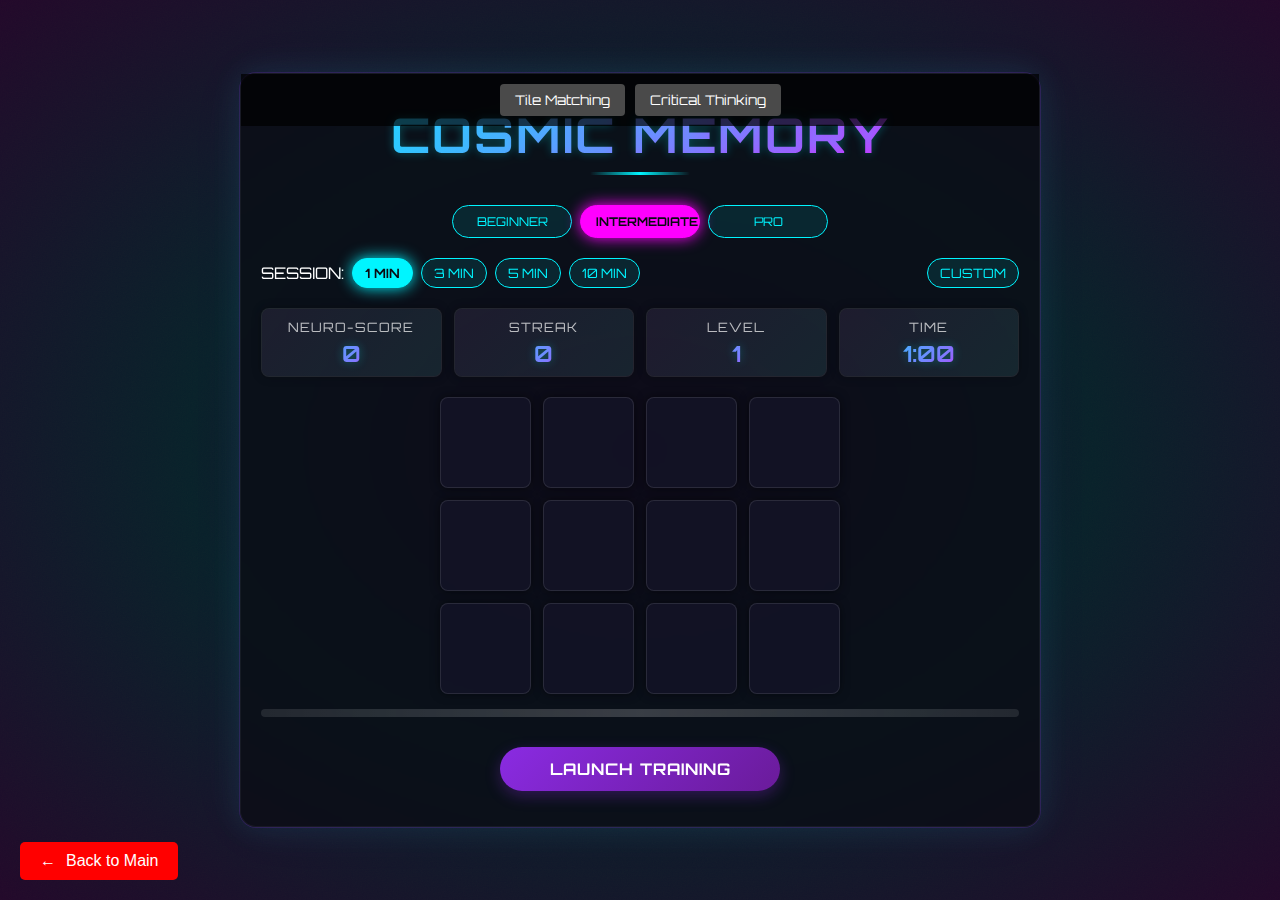
<file: GAME WEBSITE/front-end/Memory/index.html>
<!DOCTYPE html>
<html lang="en">
<head>
    <meta charset="UTF-8">
    <meta name="viewport" content="width=device-width, initial-scale=1.0">
    <title>COSMIC MEMORY</title>
    <link href="https://fonts.googleapis.com/css2?family=Orbitron:wght@400;700&display=swap" rel="stylesheet">
    <link rel="stylesheet" href="style.css">
</head>
<body>
    <div class="game-container">
        <div class="game-nav">
            <button class="nav-btn" onclick="window.location.href='../tail_matching/index.html'">Tile Matching</button>
            <button class="nav-btn" onclick="window.location.href='../criticalthinking/index.html'">Critical Thinking</button>
        </div>
        <h1>COSMIC MEMORY</h1>
        
        <div class="control-panel">
            <div class="time-selector">
                <span>SESSION:</span>
                <button class="time-btn active" data-minutes="1">1 MIN</button>
                <button class="time-btn" data-minutes="3">3 MIN</button>
                <button class="time-btn" data-minutes="5">5 MIN</button>
                <button class="time-btn" data-minutes="10">10 MIN</button>
            </div>
            <button class="time-btn" id="customTimeBtn">CUSTOM</button>
        </div>
        
        <div class="hud">
            <div class="stat">
                <div class="stat-label">NEURO-SCORE</div>
                <div class="stat-value" id="neuroScore">0</div>
            </div>
            <div class="stat">
                <div class="stat-label">STREAK</div>
                <div class="stat-value" id="streak">0</div>
            </div>
            <div class="stat">
                <div class="stat-label">LEVEL</div>
                <div class="stat-value" id="level">1</div>
            </div>
            <div class="stat">
                <div class="stat-label">TIME</div>
                <div class="stat-value" id="timeLeft">1:00</div>
            </div>
        </div>
        
        <div class="grid-container" id="grid">
            <!-- Cells generated by JS -->
        </div>
        
        <div class="progress-container">
            <div class="progress-bar" id="progressBar"></div>
        </div>
        
        <div class="control-panel" style="justify-content: center; margin-top: 20px;">
            <button id="startBtn" class="start-btn">
                LAUNCH TRAINING
            </button>
        </div>

        <div class="modal" id="resultsModal">
            <div class="modal-content">
                <h2>SESSION COMPLETE!</h2>
                <div class="results-stats">
                    <div class="result-stat">
                        <span>NEURO-SCORE</span>
                        <span id="finalScore">0</span>
                    </div>
                    <div class="result-stat">
                        <span>LEVEL REACHED</span>
                        <span id="finalLevel">1</span>
                    </div>
                    <div class="result-stat">
                        <span>PATTERNS COMPLETED</span>
                        <span id="patternsCompleted">0</span>
                    </div>
                    <div class="result-stat">
                        <span>ACCURACY</span>
                        <span id="accuracy">100%</span>
                    </div>
                </div>
                <button id="closeModal" class="start-btn">CONTINUE</button>
            </div>
        </div>
    </div>

    <audio id="correctSound" src="https://assets.mixkit.co/sfx/preview/mixkit-correct-answer-tone-2870.mp3"></audio>
    <audio id="incorrectSound" src="https://assets.mixkit.co/sfx/preview/mixkit-wrong-answer-fail-notification-946.mp3"></audio>
    <audio id="levelUpSound" src="https://assets.mixkit.co/sfx/preview/mixkit-achievement-bell-600.mp3"></audio>
    <audio id="cellSound" src="https://assets.mixkit.co/sfx/preview/mixkit-modern-click-box-check-1120.mp3"></audio>
    <button class="back-to-main" onclick="window.location.href='../MAIN/main.html'">Back to Main</button>
    <script src="script.js">
        // Serve different game pages
app.get('/memory', (req, res) => {
    res.sendFile(path.join(__dirname, '../front-end/Memory/index.html'));
});

app.get('/critical-thinking', (req, res) => {
    res.sendFile(path.join(__dirname, '../front-end/criticalthinking/index.html'));
});
    </script>
</body>
</html>
</file>
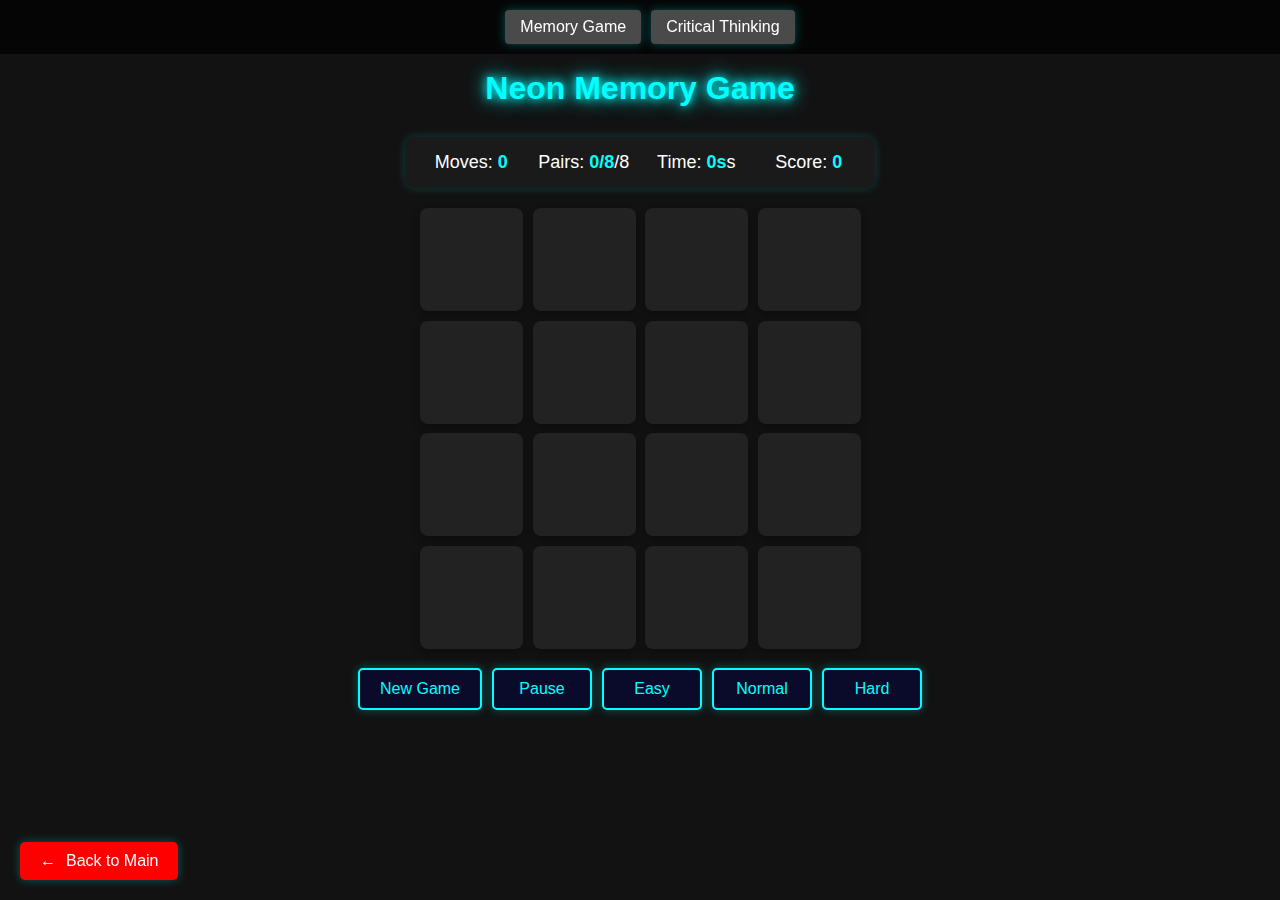
<file: GAME WEBSITE/front-end/tail_matching/index.html>
<!DOCTYPE html>
<html lang="en">
<head>
    <meta charset="UTF-8">
    <meta name="viewport" content="width=device-width, initial-scale=1.0">
    <title>Neon Memory Game</title>
    <link rel="stylesheet" href="style.css">
</head>
<body>
    <div class="game-nav">
        <button class="nav-btn" onclick="window.location.href='../Memory/index.html'">Memory Game</button>
        <button class="nav-btn" onclick="window.location.href='../criticalthinking/index.html'">Critical Thinking</button>
    </div>
    <h1 style="margin-top: 50px;">Neon Memory Game</h1>
    
    <div class="stats">
        <div class="stat">Moves: <span id="moves">0</span></div>
        <div class="stat">Pairs: <span id="pairs">0</span>/8</div>
        <div class="stat">Time: <span id="time">0</span>s</div>
        <div class="stat">Score: <span id="score">0</span></div>
    </div>
    
    <div id="game"></div>
    
    <div class="controls">
        <button id="reset">New Game</button>
        <button id="pause">Pause</button>
        <button id="easy">Easy</button>
        <button id="normal">Normal</button>
        <button id="hard">Hard</button>
    </div>
    
    <div class="win-message" id="winMessage">
        <h2>You Won!</h2>
        <p>Moves: <span id="finalMoves">0</span></p>
        <p>Score: <span id="finalScore">0</span></p>
        <p>Time: <span id="finalTime">0</span>s</p>
        <button id="playAgain">Play Again</button>
    </div>
    <button class="back-to-main" onclick="window.location.href='../MAIN/main.html'">Back to Main</button>
    <script src="script.js">
        // Serve different game pages
app.get('/memory', (req, res) => {
    res.sendFile(path.join(__dirname, '../front-end/Memory/index.html'));
});

app.get('/critical-thinking', (req, res) => {
    res.sendFile(path.join(__dirname, '../front-end/criticalthinking/index.html'));
});
    </script>
</body>
</html>
</file>
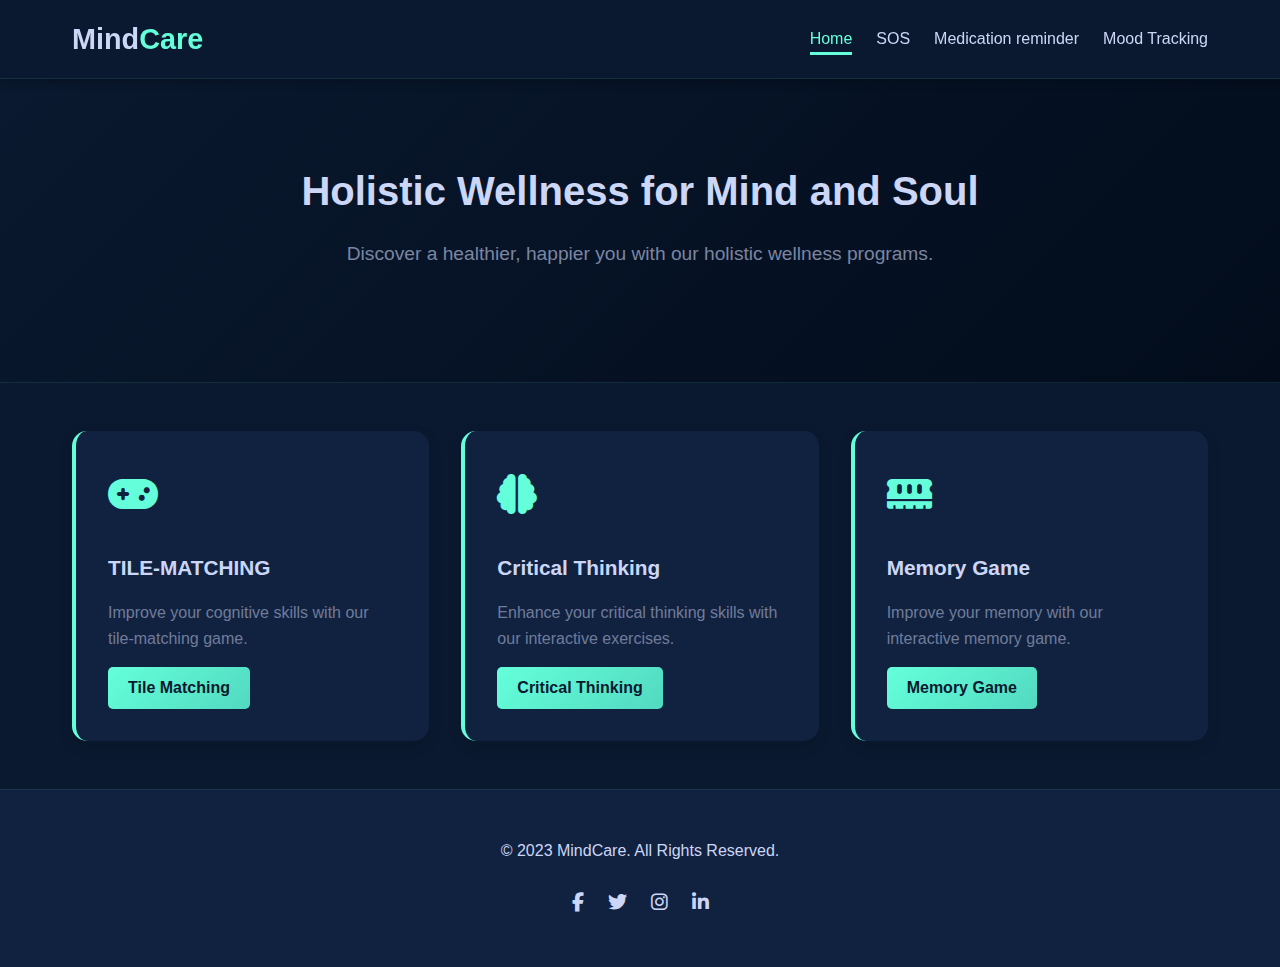
<file: GAME WEBSITE/front-end/MAIN/main.html>
<!DOCTYPE html>
<html lang="en">
<head>
    <meta charset="UTF-8">
    <meta name="viewport" content="width=device-width, initial-scale=1.0">
    <title>Mind Care - Holistic Wellness</title>
    <link rel="stylesheet" href="https://cdnjs.cloudflare.com/ajax/libs/font-awesome/6.4.0/css/all.min.css">
    <style>
        :root {
    --primary: #0a192f;
    --secondary: #112240;
    --accent: #64ffda;
    --light: #2a2d3b;
    --dark: #020c1b;
    --text: #ccd6f6;
    --text-secondary: #8892b0;
}
        * {
            margin: 0;
            padding: 0;
            box-sizing: border-box;
            font-family: 'Segoe UI', Tahoma, Geneva, Verdana, sans-serif;
        }
        
        body {
            background-color: var(--primary);
            color: var(--text);
            line-height: 1.6;
        }
        
        header {
            background-color: var(--primary);
            box-shadow: 0 2px 10px rgba(0,0,0,0.3);
            position: sticky;
            top: 0;
            z-index: 100;
            border-bottom: 1px solid rgba(100, 255, 218, 0.1);
        }
        
        .header-container {
            max-width: 1200px;
            margin: 0 auto;
            padding: 1rem 2rem;
            display: flex;
            justify-content: space-between;
            align-items: center;
        }
        
        .logo h1 {
            color: var(--accent);
            font-size: 1.8rem;
            font-weight: 700;
        }
        
        .logo span {
            color: var(--text);
        }
        
        nav ul {
            display: flex;
            list-style: none;
            gap: 1.5rem;
        }
        
        nav a {
            color: var(--text);
            text-decoration: none;
            font-weight: 500;
            padding: 0.5rem 0;
            position: relative;
            transition: color 0.3s;
        }
        
        nav a:hover, nav a.active {
            color: var(--accent);
        }
        
        nav a.active:after {
            content: '';
            position: absolute;
            bottom: 0;
            left: 0;
            width: 100%;
            height: 3px;
            background-color: var(--accent);
        }
        
        .hero {
            background: linear-gradient(135deg, var(--primary), var(--dark));
            color: var(--text);
            padding: 5rem 2rem;
            text-align: center;
            border-bottom: 1px solid rgba(100, 255, 218, 0.1);
        }
        
        .hero-content {
            max-width: 800px;
            margin: 0 auto;
        }
        
        .hero h2 {
            font-size: 2.5rem;
            margin-bottom: 1rem;
        }
        
        .hero p {
            font-size: 1.2rem;
            margin-bottom: 2rem;
            opacity: 0.9;
            color: var(--text-secondary);
        }
        
        .cta-button {
            display: inline-block;
            background-color: var(--accent);
            color: var(--primary);
            padding: 0.8rem 2rem;
            border-radius: 30px;
            text-decoration: none;
            font-weight: 600;
            transition: transform 0.3s, box-shadow 0.3s;
            border: none;
            cursor: pointer;
        }
        
        .cta-button:hover {
            transform: translateY(-3px);
            box-shadow: 0 5px 15px rgba(100, 255, 218, 0.3);
        }
        
        main {
            max-width: 1200px;
            margin: 3rem auto;
            padding: 0 2rem;
        }
        
        .features {
            display: grid;
            grid-template-columns: repeat(auto-fit, minmax(300px, 1fr));
            gap: 2rem;
            margin: 3rem 0;
        }
        
        .feature-box {
            background: var(--secondary);
            border-radius: 15px;
            padding: 2rem;
            box-shadow: 0 5px 15px rgba(0,0,0,0.1);
            transition: transform 0.3s, box-shadow 0.3s;
            border-left: 4px solid var(--accent);
        }
        
        .feature-box:hover {
            transform: translateY(-5px);
            box-shadow: 0 10px 25px rgba(100, 255, 218, 0.2);
        }
        
        .feature-icon {
            font-size: 2.5rem;
            color: var(--accent);
            margin-bottom: 1.5rem;
        }
        
        .feature-box h3 {
            color: var(--text);
            margin-bottom: 1rem;
            font-size: 1.3rem;
        }
        
        .feature-box p {
            color: var(--text-secondary);
            opacity: 0.8;
        }
        
        .nav-btn {
            padding: 12px 20px;
            border: none;
            border-radius: 5px;
            font-size: 16px;
            cursor: pointer;
            display: flex;
            align-items: center;
            gap: 5px;
            transition: all 0.3s ease;
            font-weight: bold;
            background: linear-gradient(135deg, var(--accent), #52d9c0);
            color: var(--primary);
            margin-top: 1rem;
        }
        
        .nav-btn:hover {
            transform: translateY(-2px);
            box-shadow: 0 5px 15px rgba(100, 255, 218, 0.3);
        }
        
        footer {
            background-color: var(--secondary);
            color: var(--text);
            padding: 3rem 2rem;
            text-align: center;
            border-top: 1px solid rgba(100, 255, 218, 0.1);
        }
        
        .social-links {
            margin-top: 1.5rem;
            display: flex;
            justify-content: center;
            gap: 1.5rem;
        }
        
        .social-links a {
            color: var(--text);
            font-size: 1.2rem;
            transition: color 0.3s;
            text-decoration: none;
        }
        
        .social-links a:hover {
            color: var(--accent);
        }

        /* Accessibility improvements */
        a:focus, button:focus {
            outline: 2px solid var(--accent);
            outline-offset: 3px;
        }

        /* Animation for subtle interactivity */
        @keyframes fadeIn {
            from { opacity: 0; transform: translateY(20px); }
            to { opacity: 1; transform: translateY(0); }
        }

        .feature-box {
            animation: fadeIn 0.6s ease-out forwards;
        }

        .feature-box:nth-child(2) {
            animation-delay: 0.2s;
        }

        .feature-box:nth-child(3) {
            animation-delay: 0.4s;
        }
        
        @media (max-width: 768px) {
            .header-container {
                flex-direction: column;
                padding: 1rem;
            }
            
            nav ul {
                margin-top: 1rem;
                gap: 1rem;
                flex-wrap: wrap;
                justify-content: center;
            }
            
            .hero {
                padding: 3rem 1rem;
            }
            
            .hero h2 {
                font-size: 2rem;
            }
        }

        @media (max-width: 480px) {
            .hero h2 {
                font-size: 1.8rem;
            }
            
            .feature-box {
                padding: 1.5rem;
            }
        }
    </style>
</head>
<body>
    <!-- Header Section -->
    <header>
        <div class="header-container">
            <div class="logo">
                <h1><span>Mind</span>Care</h1>
            </div>
            <nav>
                <ul>
                    <li><a href="main.html" class="active">Home</a></li>
                    <li><a href="../SOS/index.html">SOS</a></li>
                    <li><a href="voice.html">Medication reminder</a></li>
                    <li><a href="mindfull.html">Mood Tracking</a></li>
                </ul>
            </nav>
        </div>
    </header>

    <section class="hero">
        <div class="hero-content">
            <h2>Holistic Wellness for Mind and Soul</h2>
            <p>Discover a healthier, happier you with our holistic wellness programs.</p>
        </div>
    </section>

    <!-- Main Content -->
    <main>
        <section class="features">
            <div class="feature-box">
                <div class="feature-icon">
                    <i class="fas fa-gamepad" alt="Gamepad Icon"></i>
                </div>
                <h3>TILE-MATCHING</h3>
                <p>Improve your cognitive skills with our tile-matching game.</p>
                <button class="nav-btn" onclick="window.location.href='../tail_matching/index.html'">Tile Matching</button>
            </div>
            <div class="feature-box"> 
                <div class="feature-icon">
                    <i class="fas fa-brain" alt="Brain Icon"></i>
                </div>
                <h3>Critical Thinking</h3>
                <p>Enhance your critical thinking skills with our interactive exercises.</p>
                <button class="nav-btn" onclick="window.location.href='../criticalthinking/index.html'">Critical Thinking</button>
            </div>
            <div class="feature-box">
                <div class="feature-icon">
                    <i class="fas fa-memory" alt="Memory Icon"></i>
                </div>
                <h3>Memory Game</h3>
                <p>Improve your memory with our interactive memory game.</p>
                <button class="nav-btn" onclick="window.location.href='../Memory/index.html'">Memory Game</button>
            </div>
        </section>
    </main>

    <!-- Footer -->
    <footer>
        <p>&copy; 2023 MindCare. All Rights Reserved.</p>
        <div class="social-links">
            <a href="#" target="_blank" aria-label="Facebook"><i class="fab fa-facebook-f"></i></a>
            <a href="#" target="_blank" aria-label="Twitter"><i class="fab fa-twitter"></i></a>
            <a href="#" target="_blank" aria-label="Instagram"><i class="fab fa-instagram"></i></a>
            <a href="#" target="_blank" aria-label="LinkedIn"><i class="fab fa-linkedin-in"></i></a>
        </div>
    </footer>
</body>
</html>
</file>
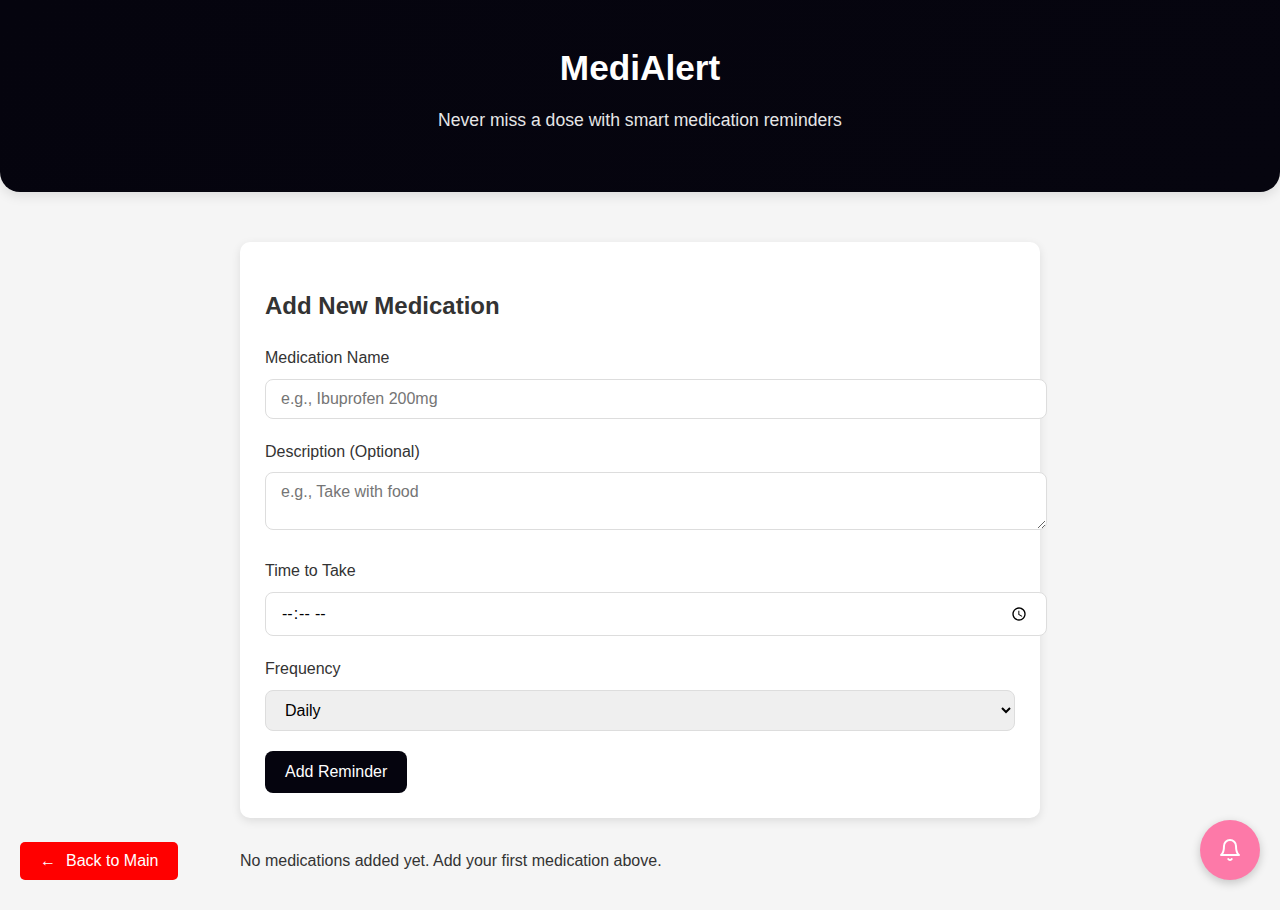
<file: GAME WEBSITE/front-end/MAIN/voice.html>
<!DOCTYPE html>
<html lang="en">
<head>
    <meta charset="UTF-8">
    <meta name="viewport" content="width=device-width, initial-scale=1.0">
    <title>MediAlert - Smart Medication Reminder</title>
    <style>
        :root {
            --primary: #05040e;
            --secondary: #06050f;
            --accent: #fd79a8;
            --light: #f8f9fa;
            --dark: #343a40;
            --danger: #ff7675;
        }
        
        body {
            font-family: 'Segoe UI', Tahoma, Geneva, Verdana, sans-serif;
            margin: 0;
            padding: 0;
            background-color: #f5f5f5;
            color: #333;
            line-height: 1.6;
        }
        
        .container {
            max-width: 800px;
            margin: 0 auto;
            padding: 20px;
        }
        
        header {
            background: linear-gradient(135deg, var(--primary), var(--secondary));
            color: white;
            padding: 20px 0;
            text-align: center;
            border-radius: 0 0 20px 20px;
            box-shadow: 0 4px 12px rgba(0,0,0,0.1);
        }
        
        h1 {
            margin: 0;
            font-size: 2.2rem;
        }
        
        .tagline {
            font-size: 1.1rem;
            opacity: 0.9;
            margin-top: 10px;
        }
        
        .notification-bell {
            position: fixed;
            bottom: 20px;
            right: 20px;
            background: var(--accent);
            color: white;
            width: 60px;
            height: 60px;
            border-radius: 50%;
            display: flex;
            align-items: center;
            justify-content: center;
            cursor: pointer;
            box-shadow: 0 3px 10px rgba(0,0,0,0.2);
            z-index: 1000;
        }
        
        .notification-bell.active {
            animation: pulse 1.5s infinite;
        }
        
        @keyframes pulse {
            0% { transform: scale(1); }
            50% { transform: scale(1.1); }
            100% { transform: scale(1); }
        }
        
        .notification-panel {
            position: fixed;
            bottom: 90px;
            right: 20px;
            background: white;
            border-radius: 10px;
            padding: 15px;
            box-shadow: 0 5px 15px rgba(0,0,0,0.1);
            width: 300px;
            max-height: 400px;
            overflow-y: auto;
            display: none;
            z-index: 1000;
        }
        
        .medication-form {
            background: white;
            border-radius: 10px;
            padding: 25px;
            margin: 30px 0;
            box-shadow: 0 3px 10px rgba(0,0,0,0.1);
        }
        
        .form-group {
            margin-bottom: 20px;
        }
        
        .form-group label {
            display: block;
            margin-bottom: 8px;
            font-weight: 500;
        }
        
        .form-group input, 
        .form-group select,
        .form-group textarea {
            width: 100%;
            padding: 10px 15px;
            border: 1px solid #ddd;
            border-radius: 8px;
            font-family: inherit;
            font-size: 1rem;
        }
        
        .btn {
            background: var(--primary);
            color: white;
            border: none;
            padding: 12px 20px;
            border-radius: 8px;
            cursor: pointer;
            font-size: 1rem;
            transition: background 0.3s;
        }
        
        .btn:hover {
            background: var(--secondary);
        }
        
        .btn-danger {
            background: var(--danger);
        }
        
        .btn-danger:hover {
            background: #e84393;
        }
        
        .medication-list {
            margin-top: 30px;
        }
        
        .medication-card {
            background: white;
            border-radius: 10px;
            padding: 20px;
            margin-bottom: 15px;
            box-shadow: 0 3px 10px rgba(0,0,0,0.1);
            position: relative;
        }
        
        .medication-name {
            font-size: 1.3rem;
            color: var(--primary);
            margin: 0 0 5px 0;
        }
        
        .medication-time {
            font-weight: 500;
            margin: 5px 0;
        }
        
        .medication-desc {
            color: #666;
            margin: 10px 0;
        }
        
        .medication-actions {
            display: flex;
            gap: 10px;
            margin-top: 15px;
        }
        
        .next-dose {
            font-weight: bold;
            color: var(--accent);
        }
        
        .notification-item {
            padding: 10px 0;
            border-bottom: 1px solid #eee;
        }
        
        .notification-item:last-child {
            border-bottom: none;
        }
        
        .notification-time {
            font-size: 0.8rem;
            color: #666;
        }
        
        @media (max-width: 600px) {
            .container {
                padding: 15px;
            }
            
            .medication-form {
                padding: 20px;
            }
            
            .notification-panel {
                width: 90%;
                left: 5%;
                right: auto;
            }
        }
        .back-to-main 
        {
    position: fixed;
    bottom: 20px;
    left: 20px;
    background-color: red;
    color: white;
    padding: 10px 20px;
    border: none;
    border-radius: 5px;
    cursor: pointer;
    font-size: 16px;
        }

        .back-to-main:hover {
    background-color: #ff3333;
}

        .back-to-main::before {
    content: "\2190";
    margin-right: 10px;
}
    </style>
</head>
<body>
    <header>
        <div class="container">
            <h1>MediAlert</h1>
            <p class="tagline">Never miss a dose with smart medication reminders</p>
        </div>
    </header>
    
    <div class="container">
        <div class="medication-form">
            <h2>Add New Medication</h2>
            <form id="medication-form">
                <div class="form-group">
                    <label for="med-name">Medication Name</label>
                    <input type="text" id="med-name" placeholder="e.g., Ibuprofen 200mg" required>
                </div>
                
                <div class="form-group">
                    <label for="med-desc">Description (Optional)</label>
                    <textarea id="med-desc" rows="2" placeholder="e.g., Take with food"></textarea>
                </div>
                
                <div class="form-group">
                    <label for="med-time">Time to Take</label>
                    <input type="time" id="med-time" required>
                </div>
                
                <div class="form-group">
                    <label for="med-frequency">Frequency</label>
                    <select id="med-frequency" required>
                        <option value="daily">Daily</option>
                        <option value="weekly">Weekly</option>
                        <option value="monthly">Monthly</option>
                        <option value="as_needed">As Needed</option>
                    </select>
                </div>
                
                <button type="submit" class="btn">Add Reminder</button>
            </form>
        </div>
        
        <div class="medication-list" id="medication-list">
            <h2>Your Medications</h2>
            <!-- Medications will be added here dynamically -->
        </div>
    </div>
    
    <div class="notification-bell" id="notification-bell">
        <svg xmlns="http://www.w3.org/2000/svg" width="24" height="24" viewBox="0 0 24 24" fill="none" stroke="currentColor" stroke-width="2" stroke-linecap="round" stroke-linejoin="round">
            <path d="M18 8A6 6 0 0 0 6 8c0 7-3 9-3 9h18s-3-2-3-9"></path>
            <path d="M13.73 21a2 2 0 0 1-3.46 0"></path>
        </svg>
    </div>
    
    <div class="notification-panel" id="notification-panel">
        <h3>Recent Alerts</h3>
        <div id="notification-list">
            <!-- Notifications will be added here dynamically -->
        </div>
    </div>
    <button class="back-to-main" onclick="window.location.href='../MAIN/main.html'">Back to Main</button>
    <script>
        // Medication data storage
        let medications = JSON.parse(localStorage.getItem('medications')) || [];
        let activeAlarms = [];
        
        // DOM Elements
        const medForm = document.getElementById('medication-form');
        const medList = document.getElementById('medication-list');
        const notificationBell = document.getElementById('notification-bell');
        const notificationPanel = document.getElementById('notification-panel');
        const notificationList = document.getElementById('notification-list');
        
        // Speech Synthesis (Text-to-Speech)
        const synth = window.speechSynthesis;
        
        // Initialize the app
        document.addEventListener('DOMContentLoaded', function() {
            renderMedicationList();
            checkForDueMedications();
            
            // Load any existing alarms
            medications.forEach(med => {
                if (med.isActive) {
                    setMedicationAlarm(med);
                }
            });
            
            // Check for due medications every minute
            setInterval(checkForDueMedications, 60000);
        });
        
        // Form submission - Add new medication
        medForm.addEventListener('submit', function(e) {
            e.preventDefault();
            
            const medName = document.getElementById('med-name').value;
            const medDesc = document.getElementById('med-desc').value;
            const medTime = document.getElementById('med-time').value;
            const medFrequency = document.getElementById('med-frequency').value;
            
            const newMed = {
                id: Date.now(),
                name: medName,
                description: medDesc,
                time: medTime,
                frequency: medFrequency,
                isActive: true,
                lastTaken: null,
                nextDose: calculateNextDose(medTime)
            };
            
            medications.push(newMed);
            saveToLocalStorage();
            renderMedicationList();
            setMedicationAlarm(newMed);
            
            // Reset form
            medForm.reset();
            
            // Show confirmation
            showNotification(`Added ${medName} reminder for ${medTime}`);
            speak(`Added ${medName} to your medication list. I'll remind you at ${formatTimeForSpeech(medTime)}`);
        });
        
        // Notification bell click
        notificationBell.addEventListener('click', function() {
            notificationPanel.style.display = notificationPanel.style.display === 'block' ? 'none' : 'block';
        });
        
        // Render medication list
        function renderMedicationList() {
            if (medications.length === 0) {
                medList.innerHTML = '<p>No medications added yet. Add your first medication above.</p>';
                return;
            }
            
            medList.innerHTML = '';
            medications.forEach(med => {
                const medCard = document.createElement('div');
                medCard.className = 'medication-card';
                medCard.innerHTML = `
                    <h3 class="medication-name">${med.name}</h3>
                    <p class="medication-time">Take at: ${med.time} (${med.frequency})</p>
                    ${med.description ? `<p class="medication-desc">${med.description}</p>` : ''}
                    <p class="next-dose">Next dose: ${med.nextDose ? formatDate(med.nextDose) : 'Now'}</p>
                    <div class="medication-actions">
                        <button class="btn" onclick="markAsTaken('${med.id}')">Mark as Taken</button>
                        <button class="btn btn-danger" onclick="removeMedication('${med.id}')">Remove</button>
                    </div>
                `;
                medList.appendChild(medCard);
            });
        }
        
        // Set alarm for medication
        function setMedicationAlarm(medication) {
            // Clear any existing alarm for this medication
            clearAlarm(medication.id);
            
            const [hours, minutes] = medication.time.split(':').map(Number);
            const now = new Date();
            let alarmTime = new Date();
            
            alarmTime.setHours(hours);
            alarmTime.setMinutes(minutes);
            alarmTime.setSeconds(0);
            
            // If the time has already passed today, set for tomorrow
            if (alarmTime < now) {
                alarmTime.setDate(alarmTime.getDate() + 1);
            }
            
            const timeUntilAlarm = alarmTime - now;
            
            const alarmId = setTimeout(() => {
                triggerMedicationAlert(medication);
            }, timeUntilAlarm);
            
            activeAlarms.push({ id: medication.id, alarmId: alarmId });
            
            // Update next dose time
            medication.nextDose = alarmTime;
            saveToLocalStorage();
            renderMedicationList();
        }
        
        // Trigger medication alert
        function triggerMedicationAlert(medication) {
            // Visual notification
            showNotification(`Time to take ${medication.name}`, true);
            notificationBell.classList.add('active');
            
            // Voice alert
            let message = `Reminder: It's time to take your ${medication.name}.`;
            if (medication.description) {
                message += ` ${medication.description}`;
            }
            speak(message);
            
            // Schedule next dose if recurring
            if (medication.frequency === 'daily') {
                setMedicationAlarm(medication);
            }
        }
        
        // Mark medication as taken
        function markAsTaken(medId) {
            const med = medications.find(m => m.id == medId);
            if (med) {
                med.lastTaken = new Date();
                
                if (med.frequency === 'daily') {
                    med.nextDose = new Date(med.lastTaken);
                    med.nextDose.setDate(med.nextDose.getDate() + 1);
                    med.nextDose.setHours(parseInt(med.time.split(':')[0]));
                    med.nextDose.setMinutes(parseInt(med.time.split(':')[1]));
                    setMedicationAlarm(med);
                } else {
                    med.isActive = false;
                    clearAlarm(med.id);
                }
                
                saveToLocalStorage();
                renderMedicationList();
                
                showNotification(`Marked ${med.name} as taken`);
                speak(`Marked ${med.name} as taken. ${med.frequency === 'daily' ? 'I will remind you again tomorrow.' : ''}`);
            }
        }
        
        // Remove medication
        function removeMedication(medId) {
            if (confirm('Are you sure you want to remove this medication?')) {
                medications = medications.filter(m => m.id != medId);
                clearAlarm(medId);
                saveToLocalStorage();
                renderMedicationList();
                speak('Medication removed');
            }
        }
        
        // Clear alarm
        function clearAlarm(medId) {
            const alarmIndex = activeAlarms.findIndex(a => a.id == medId);
            if (alarmIndex !== -1) {
                clearTimeout(activeAlarms[alarmIndex].alarmId);
                activeAlarms.splice(alarmIndex, 1);
            }
        }
        
        // Check for due medications
        function checkForDueMedications() {
            const now = new Date();
            medications.forEach(med => {
                if (med.nextDose && new Date(med.nextDose) <= now && med.isActive) {
                    triggerMedicationAlert(med);
                }
            });
        }
        
        // Show notification
        function showNotification(message, isImportant = false) {
            const notificationItem = document.createElement('div');
            notificationItem.className = 'notification-item';
            if (isImportant) {
                notificationItem.style.fontWeight = 'bold';
                notificationItem.style.color = 'var(--accent)';
            }
            
            const now = new Date();
            notificationItem.innerHTML = `
                <p>${message}</p>
                <p class="notification-time">${now.toLocaleTimeString()}</p>
            `;
            
            notificationList.insertBefore(notificationItem, notificationList.firstChild);
            
            // Limit to 10 notifications
            if (notificationList.children.length > 10) {
                notificationList.removeChild(notificationList.lastChild);
            }
        }
        
        // Text-to-speech function
        function speak(text) {
            if (synth.speaking) {
                synth.cancel();
            }
            
            const utterance = new SpeechSynthesisUtterance(text);
            utterance.rate = 0.9; // Slightly slower for clarity
            
            // Try to use a natural-sounding voice
            const voices = synth.getVoices();
            const preferredVoices = ["Google UK English Female", "Microsoft Zira Desktop"];
            for (const voiceName of preferredVoices) {
                const voice = voices.find(v => v.name.includes(voiceName));
                if (voice) {
                    utterance.voice = voice;
                    break;
                }
            }
            
            synth.speak(utterance);
        }
        
        // Helper functions
        function calculateNextDose(timeString) {
            const [hours, minutes] = timeString.split(':').map(Number);
            const nextDose = new Date();
            nextDose.setHours(hours);
            nextDose.setMinutes(minutes);
            nextDose.setSeconds(0);
            
            if (nextDose < new Date()) {
                nextDose.setDate(nextDose.getDate() + 1);
            }
            
            return nextDose;
        }
        
        function formatDate(date) {
            if (!date) return '';
            return new Date(date).toLocaleString();
        }
        
        function formatTimeForSpeech(timeString) {
            const [hours, minutes] = timeString.split(':').map(Number);
            const ampm = hours >= 12 ? 'PM' : 'AM';
            const hours12 = hours % 12 || 12;
            return `${hours12}:${minutes.toString().padStart(2, '0')} ${ampm}`;
        }
        
        function saveToLocalStorage() {
            localStorage.setItem('medications', JSON.stringify(medications));
        }
    </script>
</body>
</html>
</file>
<file: GAME WEBSITE/front-end/Memory/style.css>
:root {
    --cosmic-purple: #8a2be2;
    --neon-blue: #00f5ff;
    --plasma-pink: #ff00ff;
    --dark-matter: #0a0a12;
    --star-dust: rgba(255, 255, 255, 0.7);
    --success-green: #00ff7f;
    --error-red: #ff5555;
    --cell-size: min(20vw, 80px);
    --galaxy-gradient: radial-gradient(ellipse at center, 
        rgba(138, 43, 226, 0.1) 0%, 
        rgba(0, 245, 255, 0.1) 50%, 
        rgba(255, 0, 255, 0.1) 100%);
}

* {
    box-sizing: border-box;
    margin: 0;
    padding: 0;
    -webkit-tap-highlight-color: transparent;
}

body {
    margin: 0;
    padding: 20px;
    background: 
        var(--dark-matter) 
        url('data:image/svg+xml;utf8,<svg xmlns="http://www.w3.org/2000/svg" width="100%" height="100%"><filter id="noise"><feTurbulence type="fractalNoise" baseFrequency="0.8" numOctaves="4" stitchTiles="stitch"/><feColorMatrix type="matrix" values="1 0 0 0 0 0 1 0 0 0 0 0 1 0 0 0 0 0 0.02 0"/></filter><rect width="100%" height="100%" filter="url(%23noise)"/></svg>');
    color: white;
    font-family: 'Orbitron', sans-serif;
    overflow-x: hidden;
    min-height: 100vh;
    display: flex;
    flex-direction: column;
    align-items: center;
    justify-content: center;
    position: relative;
}

body::before {
    content: '';
    position: fixed;
    top: 0;
    left: 0;
    width: 100%;
    height: 100%;
    background: var(--galaxy-gradient);
    z-index: -1;
    animation: cosmicPulse 20s infinite alternate;
}

@keyframes cosmicPulse {
    0% { opacity: 0.3; transform: scale(1); }
    50% { opacity: 0.5; transform: scale(1.05); }
    100% { opacity: 0.3; transform: scale(1); }
}

.game-container {
    width: 100%;
    max-width: 800px;
    position: relative;
    padding: 20px;
    animation: fadeIn 0.5s ease-out;
    backdrop-filter: blur(8px);
    background: rgba(10, 10, 18, 0.7);
    border-radius: 16px;
    box-shadow: 
        0 0 0 1px rgba(138, 43, 226, 0.2),
        0 0 30px rgba(0, 245, 255, 0.1),
        0 0 60px rgba(255, 0, 255, 0.05);
    border: 1px solid rgba(255, 255, 255, 0.05);
}

@keyframes fadeIn {
    from { opacity: 0; transform: translateY(20px); }
    to { opacity: 1; transform: translateY(0); }
}

h1 {
    text-align: center;
    margin: 10px 0 20px;
    background: linear-gradient(135deg, var(--neon-blue), var(--plasma-pink));
    background-clip: text;
    -webkit-background-clip: text;
    -webkit-text-fill-color: transparent;
    font-size: clamp(2rem, 5vw, 3rem);
    text-shadow: 0 0 10px rgba(0, 245, 255, 0.3);
    letter-spacing: 2px;
    position: relative;
    padding-bottom: 10px;
}

h1::after {
    content: '';
    position: absolute;
    bottom: 0;
    left: 50%;
    transform: translateX(-50%);
    width: 100px;
    height: 3px;
    background: linear-gradient(90deg, transparent, var(--neon-blue), transparent);
    border-radius: 3px;
}

.control-panel {
    display: flex;
    justify-content: space-between;
    margin-bottom: 15px;
    flex-wrap: wrap;
    gap: 10px;
    width: 100%;
}

.difficulty-controls {
    display: flex;
    gap: 8px;
    justify-content: center;
    margin: 10px 0;
    width: 100%;
    flex-wrap: wrap;
}

.difficulty-btn {
    background: rgba(0, 245, 255, 0.1);
    border: 1px solid var(--neon-blue);
    color: var(--neon-blue);
    padding: 8px 15px;
    border-radius: 20px;
    cursor: pointer;
    transition: all 0.3s;
    font-family: 'Orbitron', sans-serif;
    text-transform: uppercase;
    font-size: 0.75rem;
    flex: 1;
    min-width: 100px;
    max-width: 120px;
    text-align: center;
    white-space: nowrap;
    position: relative;
    overflow: hidden;
    z-index: 1;
}

.difficulty-btn::before {
    content: '';
    position: absolute;
    top: 0;
    left: -100%;
    width: 100%;
    height: 100%;
    background: linear-gradient(90deg, 
        transparent, 
        rgba(0, 245, 255, 0.3), 
        transparent);
    transition: all 0.5s;
    z-index: -1;
}

.difficulty-btn:hover::before {
    left: 100%;
}

.difficulty-btn.active {
    background: var(--plasma-pink);
    color: var(--dark-matter);
    box-shadow: 0 0 15px var(--plasma-pink);
    font-weight: bold;
    border-color: var(--plasma-pink);
}

.time-selector {
    display: flex;
    align-items: center;
    gap: 8px;
    flex-wrap: wrap;
    justify-content: center;
}

.time-btn, .mode-btn {
    background: rgba(0, 245, 255, 0.1);
    border: 1px solid var(--neon-blue);
    color: var(--neon-blue);
    padding: 6px 12px;
    border-radius: 20px;
    cursor: pointer;
    transition: all 0.3s;
    font-family: 'Orbitron', sans-serif;
    font-size: 0.8rem;
    white-space: nowrap;
    position: relative;
    overflow: hidden;
    z-index: 1;
}

.time-btn::before, .mode-btn::before {
    content: '';
    position: absolute;
    top: 0;
    left: -100%;
    width: 100%;
    height: 100%;
    background: linear-gradient(90deg, 
        transparent, 
        rgba(0, 245, 255, 0.3), 
        transparent);
    transition: all 0.5s;
    z-index: -1;
}

.time-btn:hover::before, 
.mode-btn:hover::before, 
.difficulty-btn:hover::before {
    left: 100%;
}

.time-btn:hover, .mode-btn:hover, .difficulty-btn:hover {
    transform: translateY(-2px);
    box-shadow: 0 5px 15px rgba(0, 245, 255, 0.3);
}

.time-btn.active, .mode-btn.active {
    background: var(--neon-blue);
    color: var(--dark-matter);
    box-shadow: 0 0 15px var(--neon-blue);
    font-weight: bold;
    border-color: var(--neon-blue);
}

.grid-container {
    display: grid;
    grid-template-columns: repeat(4, 1fr);
    gap: 12px;
    margin: 0 auto;
    width: 100%;
    max-width: 400px;
    perspective: 1000px;
}

.cosmic-cell {
    aspect-ratio: 1;
    background: rgba(20, 20, 40, 0.8);
    border-radius: 8px;
    display: flex;
    align-items: center;
    justify-content: center;
    cursor: pointer;
    position: relative;
    overflow: hidden;
    transition: all 0.3s;
    box-shadow: 0 0 10px rgba(0, 0, 0, 0.5);
    border: 1px solid rgba(255, 255, 255, 0.1);
    width: 100%;
    min-width: 50px;
    transform-style: preserve-3d;
}

.cosmic-cell::before {
    content: '';
    position: absolute;
    top: 0;
    left: 0;
    right: 0;
    bottom: 0;
    background: linear-gradient(135deg, var(--cosmic-purple), var(--plasma-pink));
    opacity: 0;
    transition: opacity 0.3s;
    z-index: 1;
}

.cosmic-cell::after {
    content: '';
    position: absolute;
    top: -50%;
    left: -50%;
    width: 200%;
    height: 200%;
    background: linear-gradient(
        to bottom right,
        transparent 45%,
        rgba(255, 255, 255, 0.1) 50%,
        transparent 55%
    );
    transform: rotate(45deg);
    transition: all 0.5s;
    opacity: 0;
}

.cosmic-cell:hover::after {
    opacity: 0.5;
    animation: shine 1.5s infinite;
}

@keyframes shine {
    0% { transform: rotate(45deg) translateX(-100%); }
    100% { transform: rotate(45deg) translateX(100%); }
}

.cosmic-cell.active::before {
    opacity: 0.7;
    box-shadow: 0 0 25px var(--cosmic-purple);
}

.cosmic-cell.correct {
    animation: pulse-correct 0.5s;
}

.cosmic-cell.incorrect {
    animation: pulse-incorrect 0.5s;
}

@keyframes pulse-correct {
    0% { 
        box-shadow: 0 0 5px var(--success-green);
        transform: scale(1);
    }
    50% { 
        box-shadow: 0 0 30px var(--success-green);
        transform: scale(1.05);
    }
    100% { 
        box-shadow: 0 0 5px var(--success-green);
        transform: scale(1);
    }
}

@keyframes pulse-incorrect {
    0% { 
        box-shadow: 0 0 5px var(--error-red);
        transform: scale(1);
    }
    50% { 
        box-shadow: 0 0 30px var(--error-red);
        transform: scale(1.05);
    }
    100% { 
        box-shadow: 0 0 5px var(--error-red);
        transform: scale(1);
    }
}

.hud {
    display: grid;
    grid-template-columns: repeat(auto-fit, minmax(120px, 1fr));
    gap: 12px;
    margin: 20px 0;
    width: 100%;
}

.stat {
    text-align: center;
    background: rgba(255, 255, 255, 0.05);
    padding: 10px;
    border-radius: 8px;
    box-shadow: 0 0 10px rgba(0, 0, 0, 0.3);
    transition: all 0.3s;
    border: 1px solid rgba(255, 255, 255, 0.05);
    position: relative;
    overflow: hidden;
}

.stat::before {
    content: '';
    position: absolute;
    top: 0;
    left: 0;
    width: 100%;
    height: 100%;
    background: linear-gradient(135deg, 
        rgba(138, 43, 226, 0.05), 
        rgba(0, 245, 255, 0.05));
    z-index: -1;
}

.stat:hover {
    transform: translateY(-3px);
    box-shadow: 0 5px 15px rgba(0, 245, 255, 0.2);
}

.stat-label {
    font-size: 0.8rem;
    color: var(--star-dust);
    margin-bottom: 5px;
    display: block;
    letter-spacing: 1px;
}

.stat-value {
    font-size: 1.4rem;
    font-weight: bold;
    background: linear-gradient(135deg, var(--neon-blue), var(--plasma-pink));
    background-clip: text;
    -webkit-background-clip: text;
    -webkit-text-fill-color: transparent;
    line-height: 1.2;
    text-shadow: 0 0 10px rgba(0, 245, 255, 0.3);
}

.mode-toggle {
    position: absolute;
    top: 20px;
    right: 20px;
    display: flex;
    gap: 8px;
    flex-wrap: wrap;
    justify-content: flex-end;
}

.progress-container {
    width: 100%;
    height: 8px;
    background: rgba(255, 255, 255, 0.1);
    border-radius: 5px;
    margin: 15px 0;
    overflow: hidden;
    position: relative;
}

.progress-container::before {
    content: '';
    position: absolute;
    top: 0;
    left: 0;
    width: 100%;
    height: 100%;
    background: linear-gradient(90deg, 
        transparent, 
        rgba(255, 255, 255, 0.1), 
        transparent);
    animation: progressShine 2s infinite;
}

@keyframes progressShine {
    0% { transform: translateX(-100%); }
    100% { transform: translateX(100%); }
}

.progress-bar {
    height: 100%;
    background: linear-gradient(90deg, var(--neon-blue), var(--plasma-pink));
    width: 0%;
    transition: width 0.5s ease-out;
    position: relative;
    z-index: 1;
}

.audio-cell {
    position: relative;
    display: flex;
    flex-direction: column;
    justify-content: center;
    align-items: center;
}

.note-indicator {
    font-size: 1.8rem;
    font-weight: bold;
    color: var(--plasma-pink);
    margin-bottom: 5px;
    text-shadow: 0 0 10px var(--plasma-pink);
    transition: all 0.3s;
}

.freq-label {
    font-size: 0.7rem;
    color: var(--star-dust);
    opacity: 0.7;
    letter-spacing: 1px;
}

.active-audio {
    background: rgba(138, 43, 226, 0.3);
    box-shadow: 0 0 15px var(--cosmic-purple);
}

.audio-cell::after {
    content: '';
    position: absolute;
    width: 100%;
    height: 100%;
    border-radius: 8px;
    border: 2px solid var(--plasma-pink);
    opacity: 0;
    transition: opacity 0.3s;
}

.audio-cell.active-audio::after {
    opacity: 0.7;
    animation: pulse 0.5s ease-out;
}

@keyframes pulse {
    0% { transform: scale(1); opacity: 0.7; }
    50% { transform: scale(1.1); opacity: 1; }
    100% { transform: scale(1); opacity: 0.7; }
}

.start-btn {
    background: linear-gradient(135deg, var(--cosmic-purple), #6a1b9a);
    border: none;
    color: white;
    padding: 12px 25px;
    border-radius: 30px;
    font-size: 1rem;
    cursor: pointer;
    transition: all 0.3s;
    font-family: 'Orbitron', sans-serif;
    width: 100%;
    max-width: 280px;
    margin: 10px auto 0;
    display: block;
    font-weight: bold;
    letter-spacing: 1px;
    text-transform: uppercase;
    position: relative;
    overflow: hidden;
    z-index: 1;
    box-shadow: 0 5px 15px rgba(138, 43, 226, 0.3);
}

.start-btn::before {
    content: '';
    position: absolute;
    top: 0;
    left: -100%;
    width: 100%;
    height: 100%;
    background: linear-gradient(90deg, 
        transparent, 
        rgba(255, 255, 255, 0.2), 
        transparent);
    transition: all 0.5s;
    z-index: -1;
}

.start-btn:hover::before {
    left: 100%;
}

.start-btn:hover {
    transform: translateY(-3px);
    box-shadow: 0 10px 20px rgba(138, 43, 226, 0.5);
}

.modal {
    display: none;
    position: fixed;
    top: 0;
    left: 0;
    width: 100%;
    height: 100%;
    background: rgba(0, 0, 0, 0.8);
    z-index: 100;
    justify-content: center;
    align-items: center;
    animation: fadeIn 0.3s ease-out;
    backdrop-filter: blur(5px);
}

.modal-content {
    background: var(--dark-matter);
    padding: 25px;
    border-radius: 15px;
    max-width: 450px;
    width: 95%;
    text-align: center;
    border: 1px solid var(--neon-blue);
    box-shadow: 0 0 30px rgba(0, 245, 255, 0.3);
    position: relative;
    overflow: hidden;
}

.modal-content::before {
    content: '';
    position: absolute;
    top: -50%;
    left: -50%;
    width: 200%;
    height: 200%;
    background: linear-gradient(
        to bottom right,
        transparent 45%,
        rgba(0, 245, 255, 0.05) 50%,
        transparent 55%
    );
    transform: rotate(45deg);
    animation: modalShine 3s infinite;
    z-index: -1;
}

@keyframes modalShine {
    0% { transform: rotate(45deg) translateX(-100%); }
    100% { transform: rotate(45deg) translateX(100%); }
}

.modal h2 {
    color: var(--neon-blue);
    margin-bottom: 20px;
    font-size: 1.6rem;
    text-shadow: 0 0 10px var(--neon-blue);
}

.results-stats {
    display: grid;
    grid-template-columns: 1fr 1fr;
    gap: 12px;
    margin-bottom: 20px;
}

.result-stat {
    background: rgba(0, 245, 255, 0.1);
    padding: 12px;
    border-radius: 8px;
    border: 1px solid rgba(0, 245, 255, 0.2);
    transition: all 0.3s;
}

.result-stat:hover {
    transform: translateY(-3px);
    box-shadow: 0 5px 15px rgba(0, 245, 255, 0.2);
}

.result-stat span:first-child {
    display: block;
    color: var(--star-dust);
    font-size: 0.8rem;
    margin-bottom: 5px;
}

.result-stat span:last-child {
    font-size: 1.3rem;
    font-weight: bold;
    color: var(--neon-blue);
    text-shadow: 0 0 8px var(--neon-blue);
}

.nav-buttons {
    position: absolute;
    top: 20px;
    right: 20px;
    z-index: 100;
}

.dashboard-btn {
    background: var(--cosmic-purple);
    color: white;
    border: none;
    padding: 10px 20px;
    border-radius: 5px;
    font-family: 'Orbitron', sans-serif;
    cursor: pointer;
    transition: all 0.3s ease;
    text-decoration: none;
    font-size: 0.9rem;
    box-shadow: 0 0 15px rgba(106, 13, 173, 0.3);
}

.dashboard-btn:hover {
    background: var(--plasma-pink);
    transform: translateY(-2px);
    box-shadow: 0 5px 20px rgba(255, 0, 255, 0.5);
}

/* 3D Mode Styles */
.grid-container.three-d {
    transform-style: preserve-3d;
    perspective: 1000px;
}

.grid-container.three-d .cosmic-cell {
    transform: rotateY(15deg) rotateX(15deg);
    transition: transform 0.3s;
    box-shadow: 0 10px 20px rgba(0, 0, 0, 0.5);
}

.grid-container.three-d .cosmic-cell:hover {
    transform: rotateY(0) rotateX(0) scale(1.1);
    z-index: 1;
    box-shadow: 0 15px 30px rgba(0, 245, 255, 0.3);
}

/* Responsive adjustments */
@media (max-width: 768px) {
    .game-container {
        padding: 15px;
    }
    
    .control-panel {
        flex-direction: column;
        align-items: center;
    }
    
    .time-selector {
        justify-content: center;
    }
    
    .mode-toggle {
        position: static;
        justify-content: center;
        margin-bottom: 15px;
    }
    
    .grid-container {
        grid-template-columns: repeat(3, 1fr);
        gap: 10px;
        max-width: 300px;
    }
    
    .hud {
        grid-template-columns: 1fr 1fr;
    }
    
    .results-stats {
        grid-template-columns: 1fr;
    }
    
    .difficulty-btn {
        padding: 6px 12px;
        font-size: 0.7rem;
        min-width: 80px;
    }
}

@media (max-width: 480px) {
    body {
        padding: 10px;
    }
    
    .game-container {
        padding: 10px;
    }
    
    .grid-container {
        grid-template-columns: repeat(2, 1fr);
        gap: 8px;
        max-width: 200px;
    }
    
    .stat-value {
        font-size: 1.2rem;
    }
    
    .start-btn {
        padding: 10px 20px;
        font-size: 0.9rem;
        max-width: 240px;
    }
    
    .difficulty-btn {
        padding: 5px 10px;
        font-size: 0.65rem;
        min-width: 70px;
    }
    
    .time-btn, .mode-btn {
        padding: 5px 10px;
        font-size: 0.7rem;
    }
    
    .audio-cell::after {
        font-size: 1.4rem;
    }
    
    .modal-content {
        padding: 20px 15px;
    }
    
    .result-stat {
        padding: 10px 8px;
    }
    
    .result-stat span:first-child {
        font-size: 0.7rem;
    }
    
    .result-stat span:last-child {
        font-size: 1.1rem;
    }
}

/* Small height devices */
@media (max-height: 600px) {
    .game-container {
        padding: 10px;
        transform: scale(0.9);
    }
    
    h1 {
        margin: 5px 0 10px;
        font-size: 1.8rem;
    }
    
    .grid-container {
        gap: 6px;
    }
    
    .hud {
        margin: 10px 0;
        gap: 8px;
    }
    
    .stat {
        padding: 6px;
    }
    
    .stat-value {
        font-size: 1.1rem;
    }
}

/* Particle background effect */
.particle {
    position: fixed;
    top: 0;
    left: 0;
    width: 100%;
    height: 100%;
    z-index: -2;
    pointer-events: none;
}

.particle::before {
    content: '';
    position: absolute;
    top: 0;
    left: 0;
    width: 100%;
    height: 100%;
    background: 
        radial-gradient(circle at 20% 30%, rgba(138, 43, 226, 0.1) 0%, transparent 25%),
        radial-gradient(circle at 80% 70%, rgba(0, 245, 255, 0.1) 0%, transparent 25%);
    animation: particleMove 20s infinite alternate;
}

@keyframes particleMove {
    0% { transform: scale(1) rotate(0deg); }
    50% { transform: scale(1.05) rotate(2deg); }
    100% { transform: scale(1) rotate(0deg); }
}
.game-nav {
    position: fixed;
    top: 0;
    left: 0;
    width: 100%;
    background: rgba(0,0,0,0.7);
    padding: 10px;
    display: flex;
    justify-content: center;
    gap: 10px;
    z-index: 1000;
}

.nav-btn {
    padding: 8px 15px;
    background: #4a4a4a;
    color: white;
    border: none;
    border-radius: 4px;
    cursor: pointer;
    font-family: 'Orbitron', sans-serif;
    transition: all 0.3s;
}

.nav-btn:hover {
    background: #6a6a6a;
    transform: translateY(-2px);
}
.back-to-main {
    position: fixed;
    bottom: 20px;
    left: 20px;
    background-color: red;
    color: white;
    padding: 10px 20px;
    border: none;
    border-radius: 5px;
    cursor: pointer;
    font-size: 16px;
}

.back-to-main:hover {
    background-color: #ff3333;
}

.back-to-main::before {
    content: "\2190";
    margin-right: 10px;
}
</file>
<file: GAME WEBSITE/front-end/tail_matching/style.css>
:root {
    --neon-blue: #0ff;
    --neon-pink: #f0f;
    --dark-bg: #121212;
    --card-bg: #222;
    --matched-bg: #0a0a2a;
}

body {
    background-color: var(--dark-bg);
    font-family: 'Arial', sans-serif;
    color: #fff;
    text-align: center;
    margin: 0;
    padding: 20px;
    user-select: none;
}

h1 {
    color: var(--neon-blue);
    text-shadow: 0 0 10px var(--neon-blue), 0 0 20px var(--neon-blue);
    margin-bottom: 30px;
}

#game {
    width: min(440px, 100%);
    margin: 0 auto;
    display: grid;
    grid-template-columns: repeat(4, minmax(80px, 1fr));
    gap: 10px;
    justify-content: center;
}

#game.hard-mode {
    grid-template-columns: repeat(6, minmax(60px, 1fr));
    width: min(660px, 100%);
}

.card {
    aspect-ratio: 1;
    background-color: var(--card-bg);
    border-radius: 8px;
    display: flex;
    justify-content: center;
    align-items: center;
    cursor: pointer;
    font-size: clamp(24px, 5vw, 40px);
    transition: transform 0.3s ease, box-shadow 0.3s ease;
    box-shadow: 0 4px 8px rgba(0, 0, 0, 0.3);
    position: relative;
    overflow: hidden;
    will-change: transform;
}

.hard-mode .card {
    font-size: clamp(20px, 4vw, 32px);
}

.card.flipped {
    background-color: #333;
    transform: rotateY(180deg);
    box-shadow: 0 0 15px var(--neon-blue), 0 0 30px var(--neon-blue);
}

.card.matched {
    background-color: var(--matched-bg);
    box-shadow: 0 0 15px var(--neon-pink), 0 0 30px var(--neon-pink);
    cursor: default;
}

.stats {
    display: grid;
    grid-template-columns: repeat(auto-fit, minmax(100px, 1fr));
    width: min(440px, 100%);
    margin: 20px auto;
    padding: 15px;
    background-color: #1a1a1a;
    border-radius: 10px;
    box-shadow: 0 0 10px rgba(0, 255, 255, 0.2);
    gap: 10px;
}

.stat {
    font-size: clamp(14px, 3vw, 18px);
}

.stat span {
    color: var(--neon-blue);
    font-weight: bold;
}

.controls {
    display: flex;
    flex-wrap: wrap;
    justify-content: center;
    gap: 10px;
    margin-top: 20px;
}

button {
    background-color: var(--matched-bg);
    color: var(--neon-blue);
    border: 2px solid var(--neon-blue);
    padding: 10px 20px;
    border-radius: 5px;
    cursor: pointer;
    font-size: clamp(14px, 3vw, 16px);
    transition: all 0.3s;
    box-shadow: 0 0 10px rgba(0, 255, 255, 0.3);
    min-width: 100px;
}

button:hover {
    background-color: var(--neon-blue);
    color: var(--dark-bg);
    box-shadow: 0 0 20px var(--neon-blue);
}

.win-message {
    position: fixed;
    top: 50%;
    left: 50%;
    transform: translate(-50%, -50%);
    background-color: rgba(10, 10, 42, 0.95);
    padding: 30px;
    border-radius: 10px;
    box-shadow: 0 0 30px var(--neon-pink);
    z-index: 100;
    animation: neonPulse 2s infinite;
    display: none;
    width: min(300px, 90%);
    backdrop-filter: blur(5px);
}

@keyframes neonPulse {
    0%, 100% { box-shadow: 0 0 5px var(--neon-blue); }
    50% { box-shadow: 0 0 20px var(--neon-blue); }
}
.game-nav {
    position: fixed;
    top: 0;
    left: 0;
    width: 100%;
    background: rgba(0,0,0,0.7);
    padding: 10px;
    display: flex;
    justify-content: center;
    gap: 10px;
    z-index: 1000;
}

.nav-btn {
    padding: 8px 15px;
    background: #4a4a4a;
    color: white;
    border: none;
    border-radius: 4px;
    cursor: pointer;
    font-family: 'Orbitron', sans-serif;
    transition: all 0.3s;
}

.nav-btn:hover {
    background: #6a6a6a;
    transform: translateY(-2px);
}
.back-to-main {
    position: fixed;
    bottom: 20px;
    left: 20px;
    background-color: red;
    color: white;
    padding: 10px 20px;
    border: none;
    border-radius: 5px;
    cursor: pointer;
    font-size: 16px;
}

.back-to-main:hover {
    background-color: #ff3333;
}

.back-to-main::before {
    content: "\2190";
    margin-right: 10px;
}
</file>
